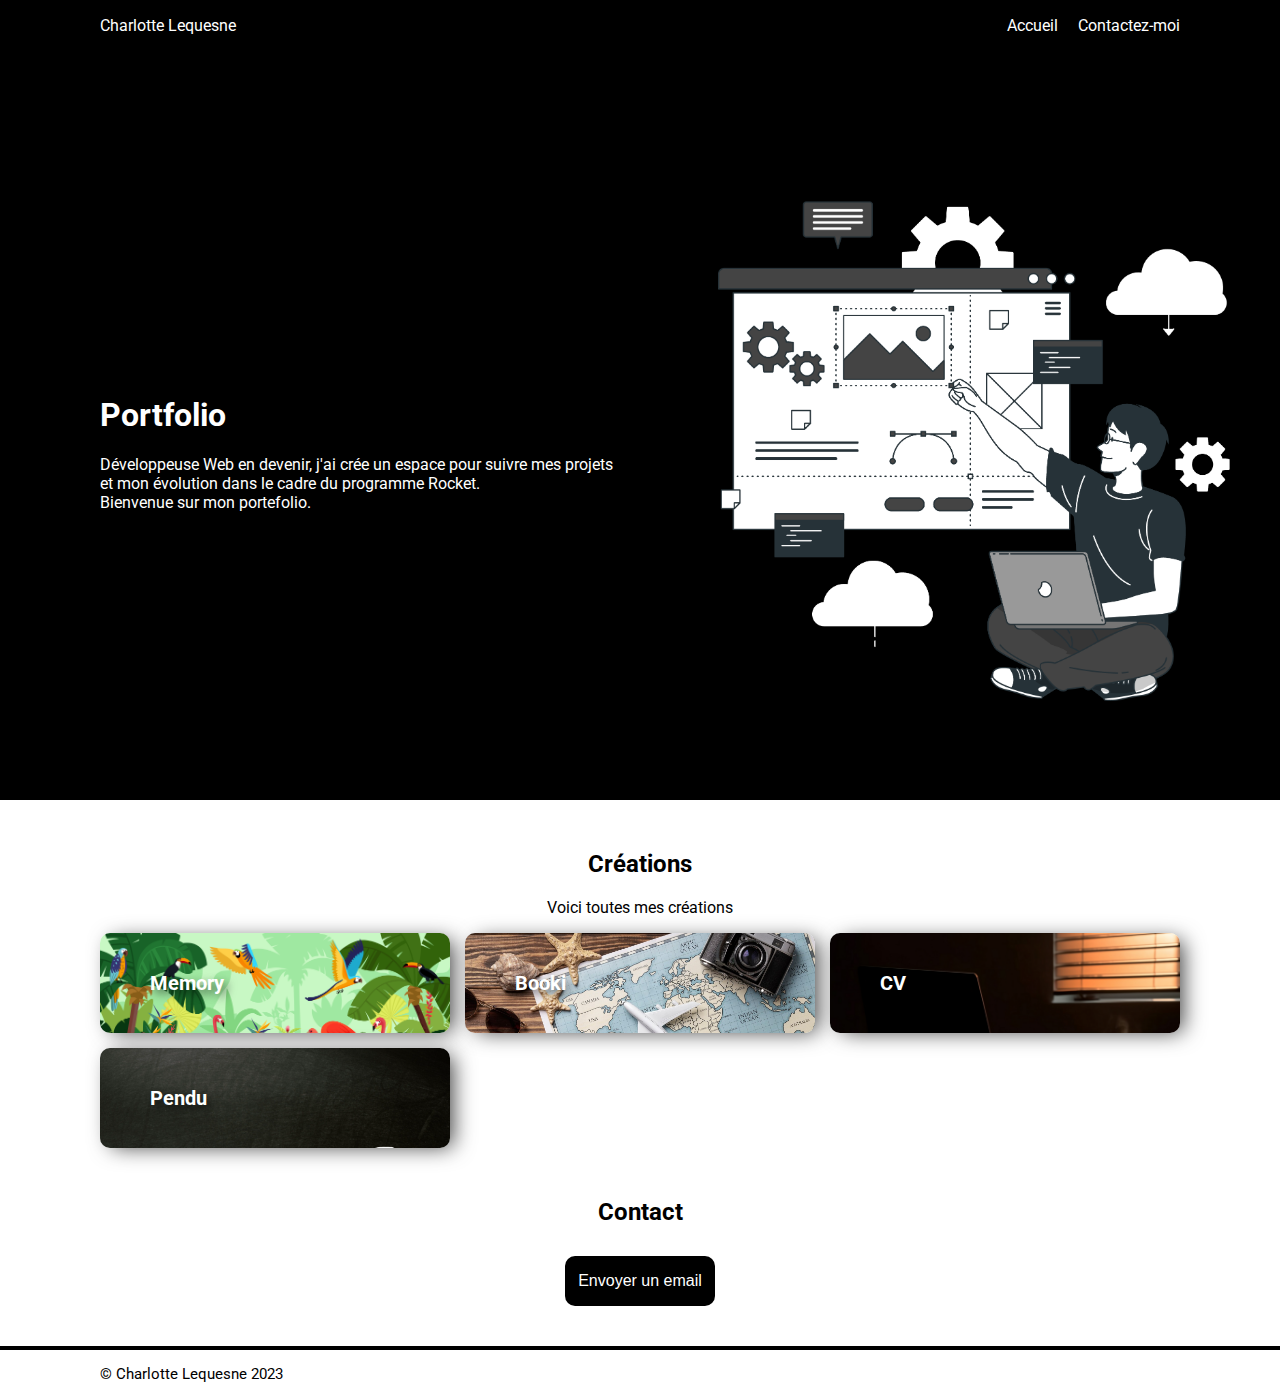
<file: index.html>
<!DOCTYPE html>
<html lang="en">

<head>
    <!-- BALISES CARTES SOCIALES -->
    <meta property=" og: title" content="Le portfolio de Charlotte Lequesne">
    <meta property="og:description" content="Bienvenue sur mon portefolio">
    <meta property="og:image" content="https://charlottelequesne.com/images/illustration.png">
    <meta property="og:url" content="https://charlottelequesne.com">
    <meta name="twitter:card" content="summary_large_image">
    <meta property="og:site_name" content="Charlotte Lequesne | Portfolio">
    <meta property="og:image:alt" content="Portfolio de Charlotte Lequesne">

    <meta charset="UTF-8">
    <meta name="viewport" content="width=device-width, initial-scale=1.0">
    <link rel="stylesheet" href="defaut.css">
    <link rel="icon" type="image/png" href="images/favicon.png">
    <title>Charlotte Lequesne | portefolio</title>
</head>

<body>

    <header>
        <div class="header-index">
            <div class="nomEtNav">
                <div class="container">
                    <p>Charlotte Lequesne</p>
                </div>
                <div class="container">
                    <nav>
                        <ul>
                            <li><a href="index.html">Accueil</a></li>
                            <li><a href="mailto:contact@charlottelequesne.com">Contactez-moi</a></li>
                        </ul>
                    </nav>
                </div>
            </div>

            <div class="partieCentrale">
                <div class="container">
                    <h1>Portfolio</h1>
                    <p>Développeuse Web en devenir, j'ai crée un espace pour suivre mes projets et mon évolution dans le
                        cadre du <a href="https://believemy.com/program/le-programme-rocket">programme Rocket</a>.
                        <br>Bienvenue sur mon
                        portefolio.</p>
                </div>
                <img src="./images/illustration.png" alt="illustration">
            </div>
        </div>
    </header>

    <div class="content">
        <section class="creations">
            <article>
                <h2>Créations</h2>
                <p>Voici toutes mes créations</p>
                <div class="container">
                    <div id="listeCreations">
                        <a href="projets/memory.html">
                            <div class="element memory">Memory</div>
                        </a>
                        <a href="projets/booki.html">
                            <div class="element booki">Booki</div>
                        </a>
                        <a href="projets/cv.html">
                            <div class="element cv">CV</div>
                        </a>
                        <a href="projets/pendu/pendu.html">
                            <div class="element pendu">Pendu</div>
                        </a>
                    </div>    
                </div>

            </article>
        </section>

        <section class="contact">
            <h2>Contact</h2>
            <div class="buttonBox">
                <button class="animButton">
                    <a href="mailto:contact@charlottelequesne.com">Envoyer un email</a>
                </button>
            </div>
        </section>
    </div>
    <footer>
        <div class="ligne"></div>
        <div class="container">
            <p>© Charlotte Lequesne 2023</p>
        </div>
    </footer>
</body>

</html>
</file>
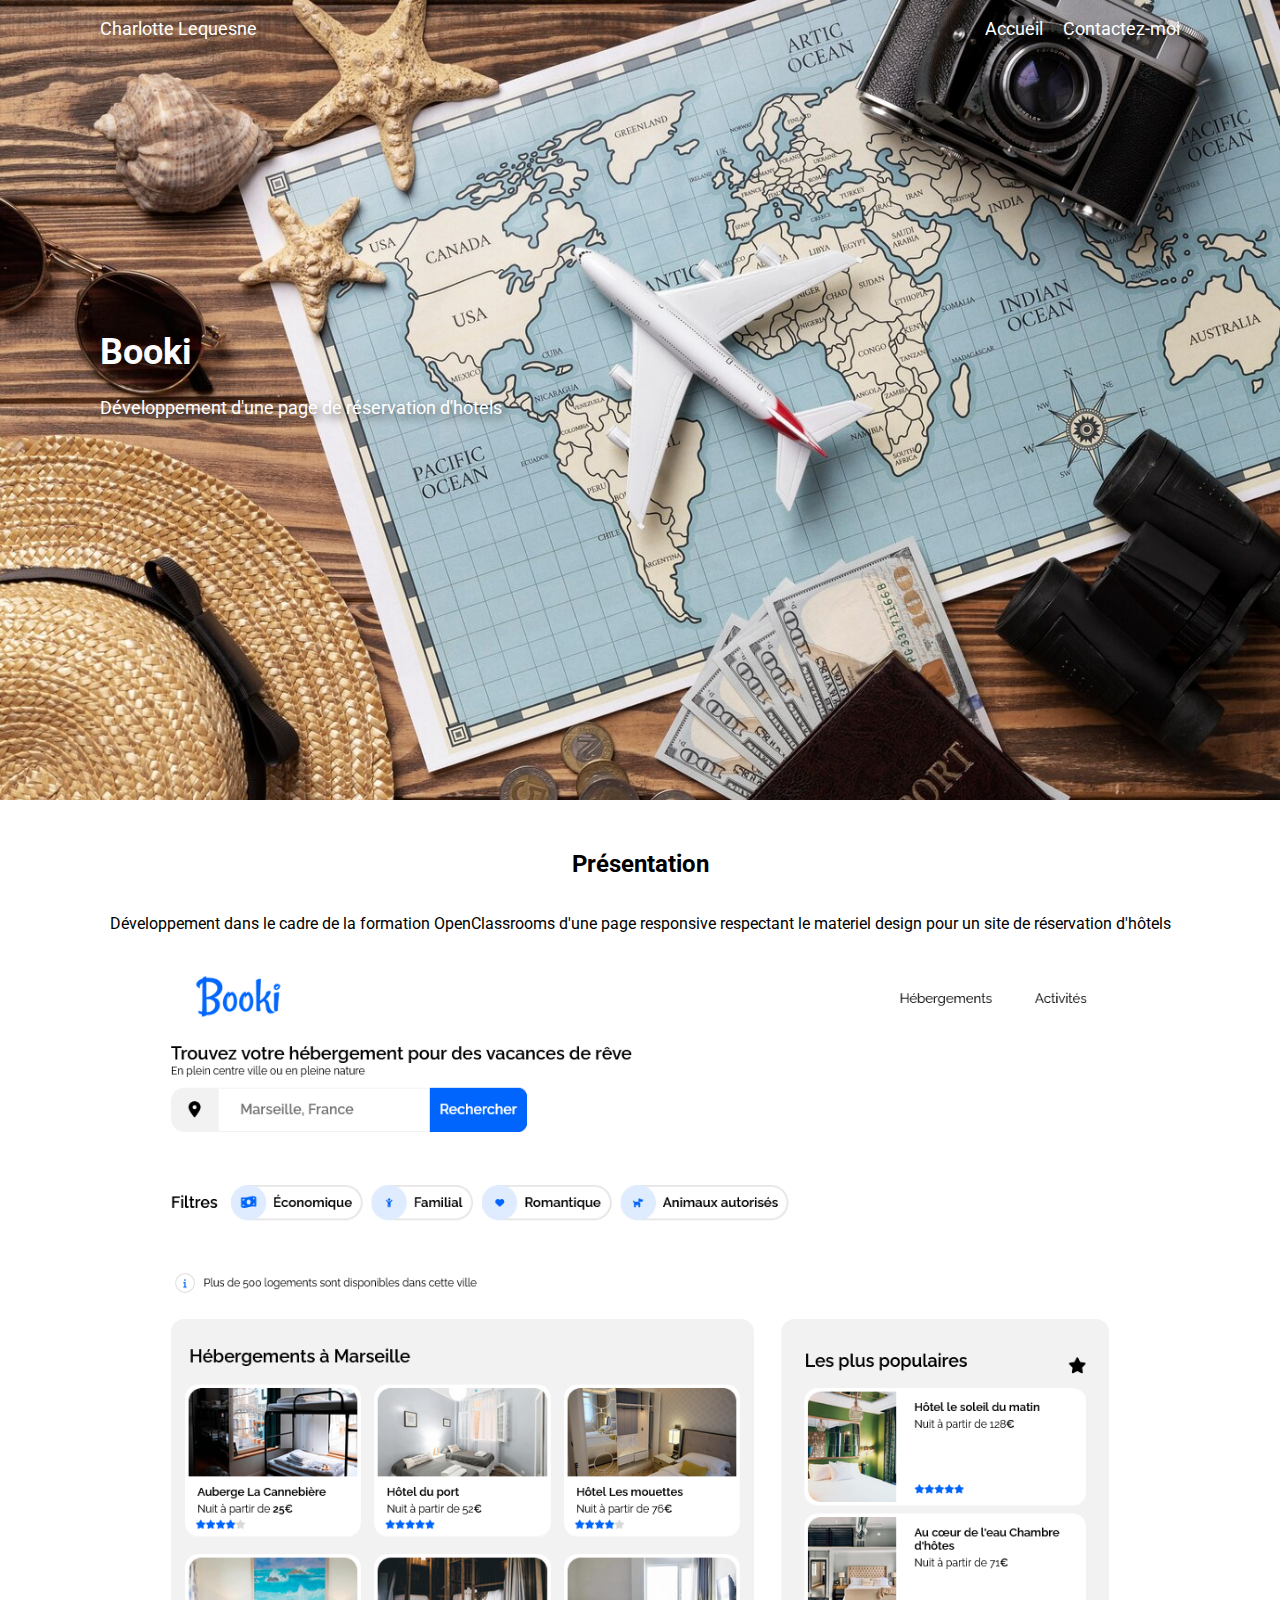
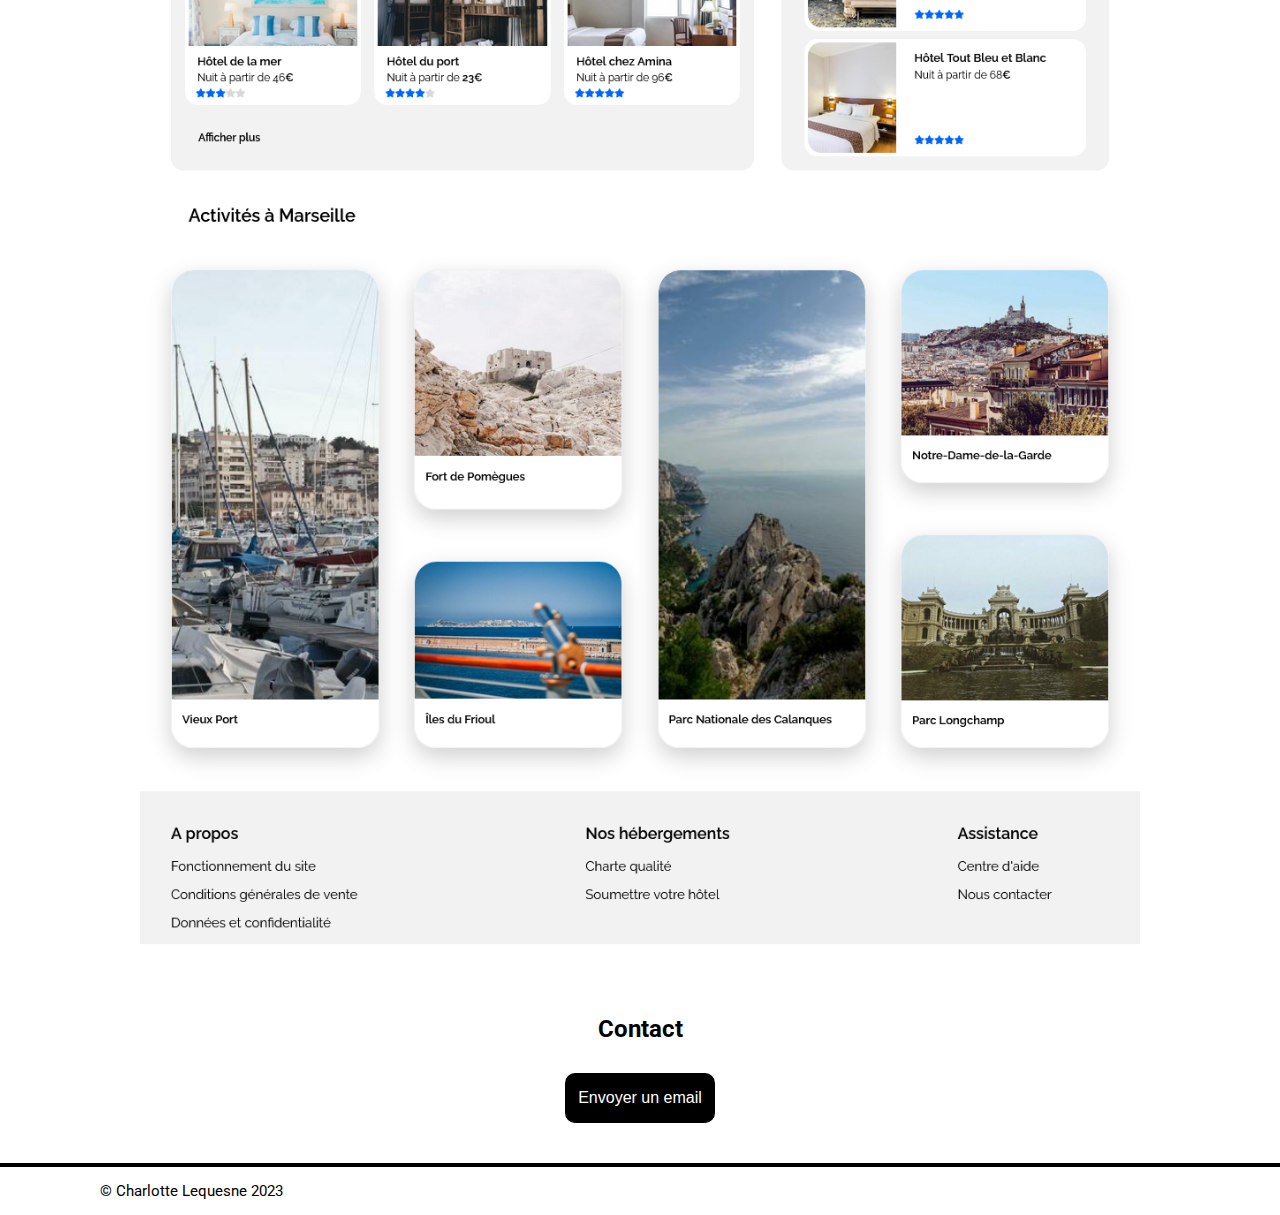
<file: projets/booki.html>
<!DOCTYPE html>
<html lang="en">

<head>
    <!-- BALISES CARTES SOCIALES -->
    <meta property=" og: title" content="Booki: Présentation du projet">
    <meta property="og:description" content="Le projet Booki: un site de réservation en ligne">
    <meta property="og:image" content="https://charlottelequesne.com/images/booki.jpg">
    <meta property="og:url" content="https://charlottelequesne.com/projets/booki.html">
    <meta name="twitter:card" content="summary_large_image">
    <meta property="og:site_name" content="Charlotte Lequesne | Portfolio">
    <meta property="og:image:alt" content="Portfolio de Charlotte Lequesne">

    <meta charset="UTF-8">
    <meta name="viewport" content="width=device-width, initial-scale=1.0">
    <link rel="stylesheet" href="../defaut.css">
    <link rel="icon" type="image/png" href="../images/favicon.png">
    <title>Booki | Charlotte Lequesne</title>
</head>

<body>
    <header>
        <div class="header-booki">
            <div class="nomEtNav">
                <div class="container">
                    <p>Charlotte Lequesne</p>
                </div>
                <div class="container">
                    <nav>
                        <ul>
                            <li><a href="../index.html">Accueil</a></li>
                            <li><a href="contact@charlottelequesne.com">Contactez-moi</a></li>
                        </ul>
                    </nav>
                </div>
            </div>

            <div class="partieCentrale-memory">
                <div class="container">
                    <h1>Booki</h1>
                    <p>Développement d'une page de réservation d'hôtels</p>
                </div>
            </div>
        </div>
    </header>
    <div class="content">
        <section>
            <article>
                <div class="container">
                    <div class="flex">
                        <h2>Présentation</h2>
                        <p>Développement dans le cadre de la formation OpenClassrooms d'une page responsive respectant
                            le materiel design pour un site de
                            réservation d'hôtels
                        </p>
                        <div class="images_booki">
                            <figure class="element_booki">
                                <img src="/images/booki-version-pc.png" alt="image du site Booki version pc" />
                            </figure>
                        </div>
                    </div>
                </div>
            </article>
        </section>

        <section class="contact">
            <h2>Contact</h2>
            <div class="buttonBox">
                <button class="animButton">
                    <a href="mailto:contact@charlottelequesne.com">Envoyer un email</a>
                </button>
            </div>
        </section>

    </div>
    <footer>
        <div class="ligne"></div>
        <div class="container">
            <p>© Charlotte Lequesne 2023</p>
        </div>
    </footer>
</body>

</html>
</file>
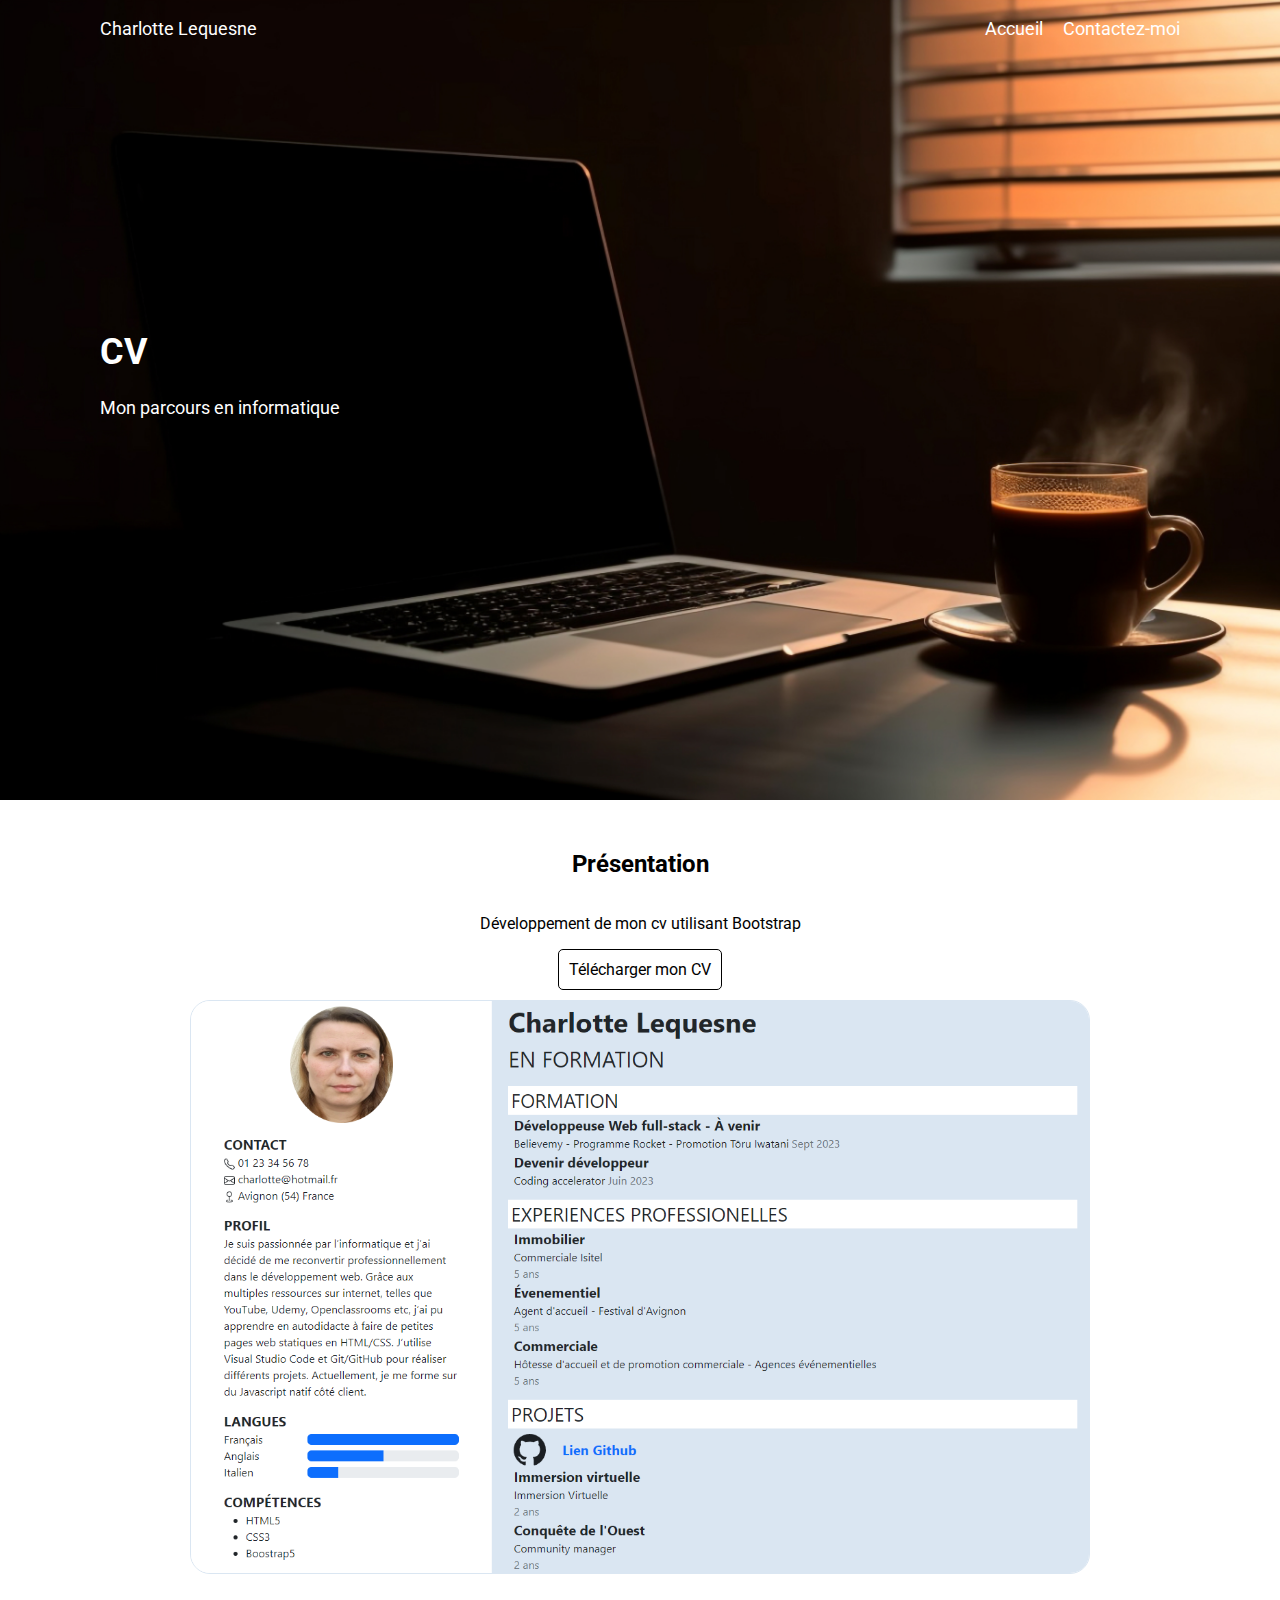
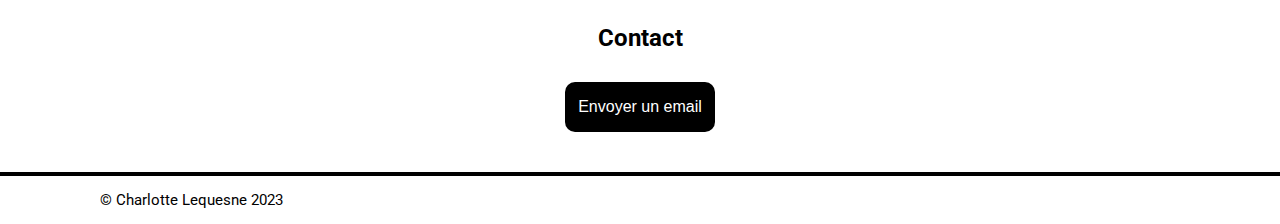
<file: projets/cv.html>
<!DOCTYPE html>
<html lang="en">

<head>
    <!-- BALISES CARTES SOCIALES -->
    <meta property=" og: title" content="Curriculume Vitae">
    <meta property="og:description" content="Mon CV">
    <meta property="og:image" content="https://charlottelequesne.com/images/cv.jpg">
    <meta property="og:url" content="https://charlottelequesne.com/projets/cv.html">
    <meta name="twitter:card" content="summary_large_image">
    <meta property="og:site_name" content="Charlotte Lequesne | Portfolio">
    <meta property="og:image:alt" content="Portfolio de Charlotte Lequesne">

    <meta charset="UTF-8">
    <meta name="viewport" content="width=device-width, initial-scale=1.0">
    <link rel="stylesheet" href="../defaut.css">
    <link rel="icon" type="image/png" href="../images/favicon.png">
    <title>CV | Charlotte Lequesne</title>
</head>

<body>
    <header>
        <div class="header-cv">
            <div class="nomEtNav">
                <div class="container">
                    <p>Charlotte Lequesne</p>
                </div>
                <div class="container">
                    <nav>
                        <ul>
                            <li><a href="../index.html">Accueil</a></li>
                            <li><a href="contact@charlottelequesne.com">Contactez-moi</a></li>
                        </ul>
                    </nav>
                </div>
            </div>

            <div class="partieCentrale-memory">
                <div class="container">
                    <h1>CV</h1>
                    <p>Mon parcours en informatique</p>
                </div>
            </div>
        </div>
    </header>
    <div class="content">
        <section>
            <article>
                <div class="container">
                    <div class="flex-cv">
                        <h2>Présentation</h2>
                        <p>Développement de mon cv utilisant Bootstrap</p>
                        <a href="https://charlottelequesne.com/images/charlotte-lequesne-cv.png" download="charlotte-lequesne-cv" class="telecharger">Télécharger mon CV</a>                  
                            <img src="/images/charlotte-lequesne-cv.png" alt="image de mon cv" class="image-cv"/>
                        </div>
                    </div>
                </div>
            </article>
        </section>

        <section class="contact">
            <h2>Contact</h2>
            <div class="buttonBox">
                <button class="animButton">
                    <a href="mailto:contact@charlottelequesne.com">Envoyer un email</a>
                </button>
            </div>
        </section>

    </div>
    <footer>
        <div class="ligne"></div>
        <div class="container">
            <p>© Charlotte Lequesne 2023</p>
        </div>
    </footer>
</body>

</html>
</file>
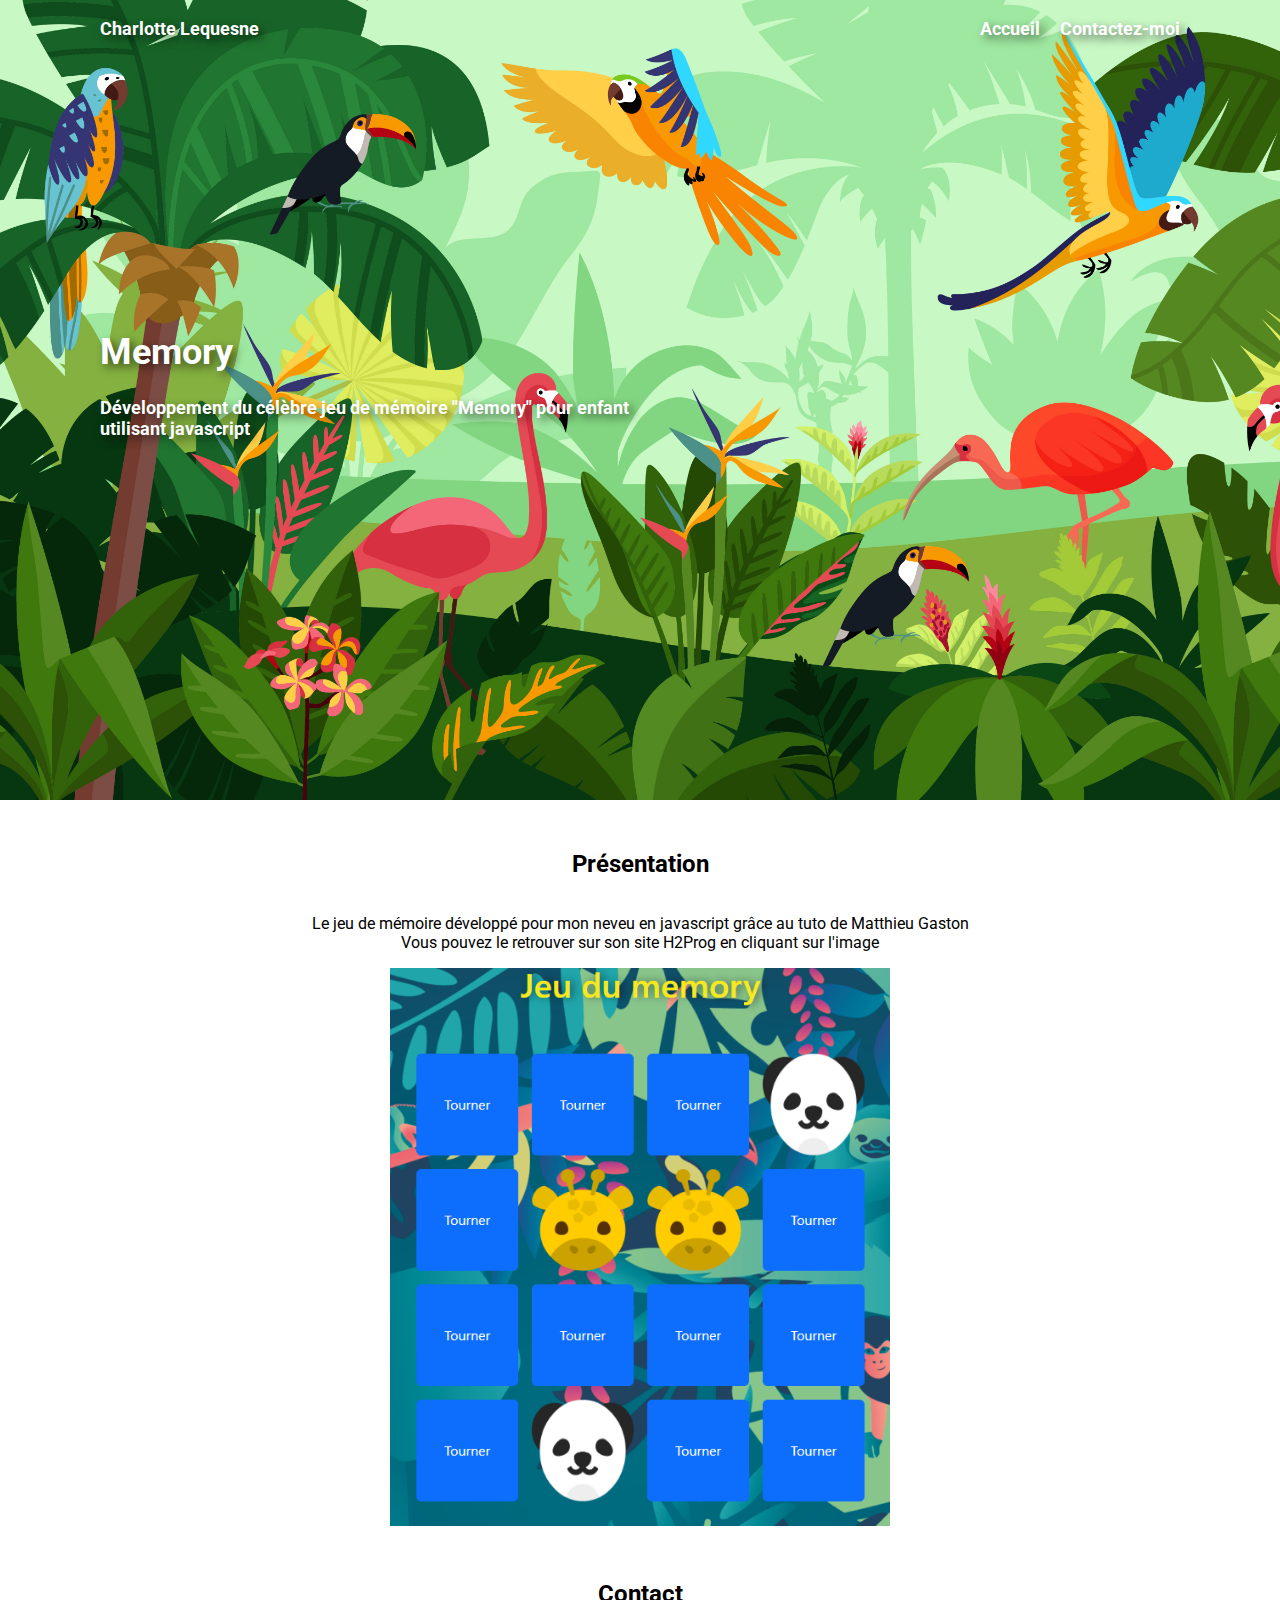
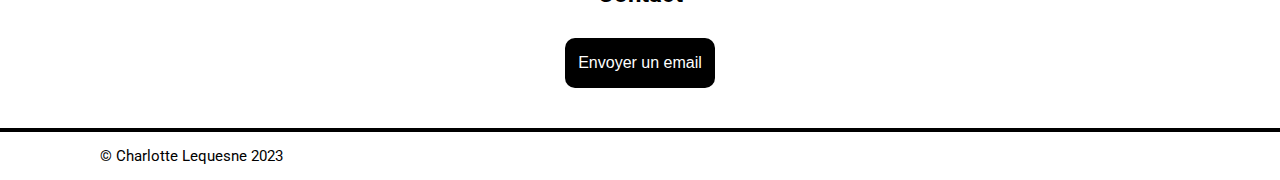
<file: projets/memory.html>
<!DOCTYPE html>
<html lang="en">

<head>
    <!-- BALISES CARTES SOCIALES -->
    <meta property=" og: title" content="Memory: Présentation du projet">
    <meta property="og:description" content="Le projet Memory pour enfant en javascript">
    <meta property="og:image" content="https://charlottelequesne.com/images/memory.png">
    <meta property="og:url" content="https://charlottelequesne.com/projets/memory.html">
    <meta name="twitter:card" content="summary_large_image">
    <meta property="og:site_name" content="Charlotte Lequesne | Portfolio">
    <meta property="og:image:alt" content="Portfolio de Charlotte Lequesne">

    <meta charset="UTF-8">
    <meta name="viewport" content="width=device-width, initial-scale=1.0">
    <link rel="stylesheet" href="../defaut.css">
    <link rel="icon" type="image/png" href="../images/favicon.png">
    <title>Memory | Charlotte Lequesne</title>
</head>

<body>
    <header>
        <div class="header-memory">
            <div class="nomEtNav">
                <div class="container">
                    <p>Charlotte Lequesne</p>
                </div>
                <div class="container">
                    <nav>
                        <ul>
                            <li><a href="../index.html">Accueil</a></li>
                            <li><a href="contact@charlottelequesne.com">Contactez-moi</a></li>
                        </ul>
                    </nav>
                </div>
            </div>

            <div class="partieCentrale-memory">
                <div class="container">
                    <h1>Memory</h1>
                    <p>Développement du célèbre jeu de mémoire "Memory" pour enfant <br>utilisant javascript</p>
                </div>
            </div>
        </div>
    </header>
    <div class="content">
        <section>
            <article>
                <div class="container">
                    <div class="flex">
                    <h2>Présentation</h2>
                    <p>Le jeu de mémoire développé pour mon neveu en javascript grâce au tuto de Matthieu Gaston <br>
                        Vous pouvez le retrouver sur son site H2Prog en cliquant sur l'image
                    </p>
                    <a href="https://ecole.h2prog.com/p/javascript-jeu-memoire">
                        <img src="/images/jeu_du_memory.png" alt="image du Memory">
                        </a>
                </div>
                </div>
            </article>
        </section>

        <section class="contact">
            <h2>Contact</h2>
            <div class="buttonBox">
                <button class="animButton">
                    <a href="mailto:contact@charlottelequesne.com">Envoyer un email</a>
                </button>
            </div>
        </section>

    </div>
    <footer>
        <div class="ligne"></div>
        <div class="container">
            <p>© Charlotte Lequesne 2023</p>
        </div>
    </footer>
</body>

</html>
</file>
<file: defaut.css>
@import url('https://fonts.googleapis.com/css2?family=Pacifico&family=Roboto:ital,wght@0,100;0,300;0,400;0,500;0,700;0,900;1,100;1,300;1,400;1,500;1,700;1,900&family=Shrikhand&display=swap');

* {
    box-sizing: border-box;
}

img,
video {
    max-width: 100%;
    height: auto;
}

body {
    font-family: 'Roboto', sans-serif;
    margin: 0;
    display: flex;
    flex-direction: column;
}

.content {
    flex-grow: 1;
}

.container {
    margin: 0 100px;
}

.header-index {
    background-color: black;
    color: white;
    height: 100%;
}

.nomEtNav {
    display: flex;
    justify-content: space-between;
}

ul {
    display: flex;
    list-style-type: none;
}

li:nth-of-type(2) {
    margin-left: 20px;
}

a {
    text-decoration: none;
}

header {
    height: 800px;
}

header a {
    color: white;
}

a:visited {
    color: white;
}

a:hover {
    color: white;
}

header img {
    width: 400px;
    margin-right: 200px;
}

.partieCentrale {
    display: flex;
    align-items: center;
    margin-top: 150px;
}

h2,
.creations {
    margin-top: 50px;
    text-align: center;
}

#listeCreations {
    display: grid;
    grid-template-columns: repeat(3, 1.5fr);
    grid-auto-rows: minmax(70px, auto);
    row-gap: 15px;
    column-gap: 15px;
}

.element {
    display: flex;
    align-items: center;
    font-weight: bold;
    font-size: 20px;
    color: white;
    border-radius: 10px;
    padding-left: 50px;
    background-size: cover;
    height: 100px;
    text-shadow: 4px 4px 10px rgba(0, 0, 0, 0.6);
}

.memory {
    background-image: url(images/memory.jpg);
    box-shadow: 7px 3px 21px -4px rgba(0, 0, 0, 0.75);
    -webkit-box-shadow: 7px 3px 21px -4px rgba(0, 0, 0, 0.75);
    -moz-box-shadow: 7px 3px 21px -4px rgba(0, 0, 0, 0.75);
}

.booki {
    background-image: url(images/booki.jpg);
    box-shadow: 7px 3px 21px -4px rgba(0, 0, 0, 0.75);
    -webkit-box-shadow: 7px 3px 21px -4px rgba(0, 0, 0, 0.75);
    -moz-box-shadow: 7px 3px 21px -4px rgba(0, 0, 0, 0.75);
}

.cv {
    background-image: url(images/cv.jpg);
    box-shadow: 7px 3px 21px -4px rgba(0, 0, 0, 0.75);
    -webkit-box-shadow: 7px 3px 21px -4px rgba(0, 0, 0, 0.75);
    -moz-box-shadow: 7px 3px 21px -4px rgba(0, 0, 0, 0.75);
}

.pendu {
    background-image: url(images/7.png);
    box-shadow: 7px 3px 21px -4px rgba(0, 0, 0, 0.75);
    -webkit-box-shadow: 7px 3px 21px -4px rgba(0, 0, 0, 0.75);
    -moz-box-shadow: 7px 3px 21px -4px rgba(0, 0, 0, 0.75);
}

.contact {
    text-align: center;
}


.contact h2 {
    padding-bottom: 20px;
}

.ligne {
    margin-top: 40px;
    border: 2px solid black;
    background-color: black;
}

.envoyer-mail {
    font-size: 16px;
    display: inline;
    border: 1px solid black;
    background-color: black;
    color: white;
    padding: 10px;
    border-radius: 5px;
}

.envoyer-mail a {
    color: white;
}

.buttonBox {
    width: 150px;
    height: 50px;
    display: flex;
    justify-content: center;
    align-items: center;
    margin: 0 auto;

}

.animButton {
    background-color: black;
    border-radius: 10px;
    width: 100%;
    height: 100%;
    border: none;
}

.animButton a {
    color: white;
    font-size: 16px;
}

.buttonBox:hover .animButton {
    animation: redux 0.6s alternate;
}

@keyframes redux {
    to {
        transform: scale(0.6);
        opacity: 0.5;
    }
}

.contact h2 {
    margin-bottom: 10px;
}

.contact p {
    margin-bottom: 30px;
}

footer p {
    font-size: 15px;
}

/* PROJET MEMORY*/
.header-memory {
    color: white;
    background: url("./images/memory.jpg");
    font-size: 18px;
    height: 100%;
    text-shadow: 4px 4px 10px rgba(0, 0, 0, 0.6);
    background-size: cover;
}

.header-memory {
    font-weight: bold;
}

.partieCentrale-memory {
    display: flex;
    align-items: center;
    margin-top: 250px;
}

.flex {
    display: flex;
    flex-direction: column;
    justify-content: center;
    align-items: center;
}

article p {
    text-align: center;
}

article img {
    width: 500px;
}

article a {
    color: black;
}

article a:visited {
    color: black;
}

/* PROJET BOOKI*/
.header-booki {
    color: white;
    background: url("./images/booki.jpg");
    background-size: cover;
    font-size: 18px;
    height: 100%;
    text-shadow: 4px 4px 10px rgba(0, 0, 0, 0.6);
}

.images_booki img {
    width: max-content;
}

/* PROJET CV */
.header-cv {
    color: white;
    background: url("./images/cv.jpg");
    background-size: cover;
    font-size: 18px;
    height: 100%;
}

.image-cv {
    width: 900px;
    border: 1px solid #dae6f2;
    border-radius: 20px;
}

.flex-cv {
    display: flex;
    flex-direction: column;
    justify-content: center;
    align-items: center;
}

.telecharger {
    display: inline;
    border: 1px solid black;
    padding: 10px;
    border-radius: 5px;
    margin-bottom: 10px;
}

.telecharger:hover {
    color: black;
}

/* MEDIA QUERIES */
@media all and (max-width: 1400px) {
    header img {
        width: 40%;
        margin-right: 50px;
    }
}

@media all and (max-width: 770px) {
    .container {
        margin: 0 5%;
    }

    header,
    .header-index {
        height: 500px;
    }

    header img {
        width: 50%;
        margin-right: 50px;
    }

    .element {
        display: flex;
        align-items: center;
        justify-content: center;
        font-weight: bold;
        font-size: 18px;
        background-size: cover;
        height: 100px;
        padding: 0;
    }

    /* PAGE MEMORY */
    .partieCentrale-memory {
        margin-top: 100px;
    }
}

@media all and (max-width:600px) {
    header img {
        display: none;
    }

    #listeCreations {
        display: flex;
        flex-direction: column;
    }
}

@media all and (max-width:460px) {
    .container {
        margin: 0 5px;
    }

    .nomEtNav,
    .creations,
    .contact {
        font-size: 13px;
    }

    h2 {
        font-size: 17px;
    }

    header,
    .header-index {
        height: 300px;
    }

    .partieCentrale,
    .partieCentrale-memory {
        margin-top: 50px;
        font-size: 14px;
    }

    .creations {
        margin-top: 25px;
    }

    .element_booki {
        margin: 0;
    }

    .contact h2 {
        margin-top: 25px;
    }

    .element {
        font-size: 15px;
    }

    footer p {
        font-size: 13px;
        max-height: 100px;
    }
}
</file>
